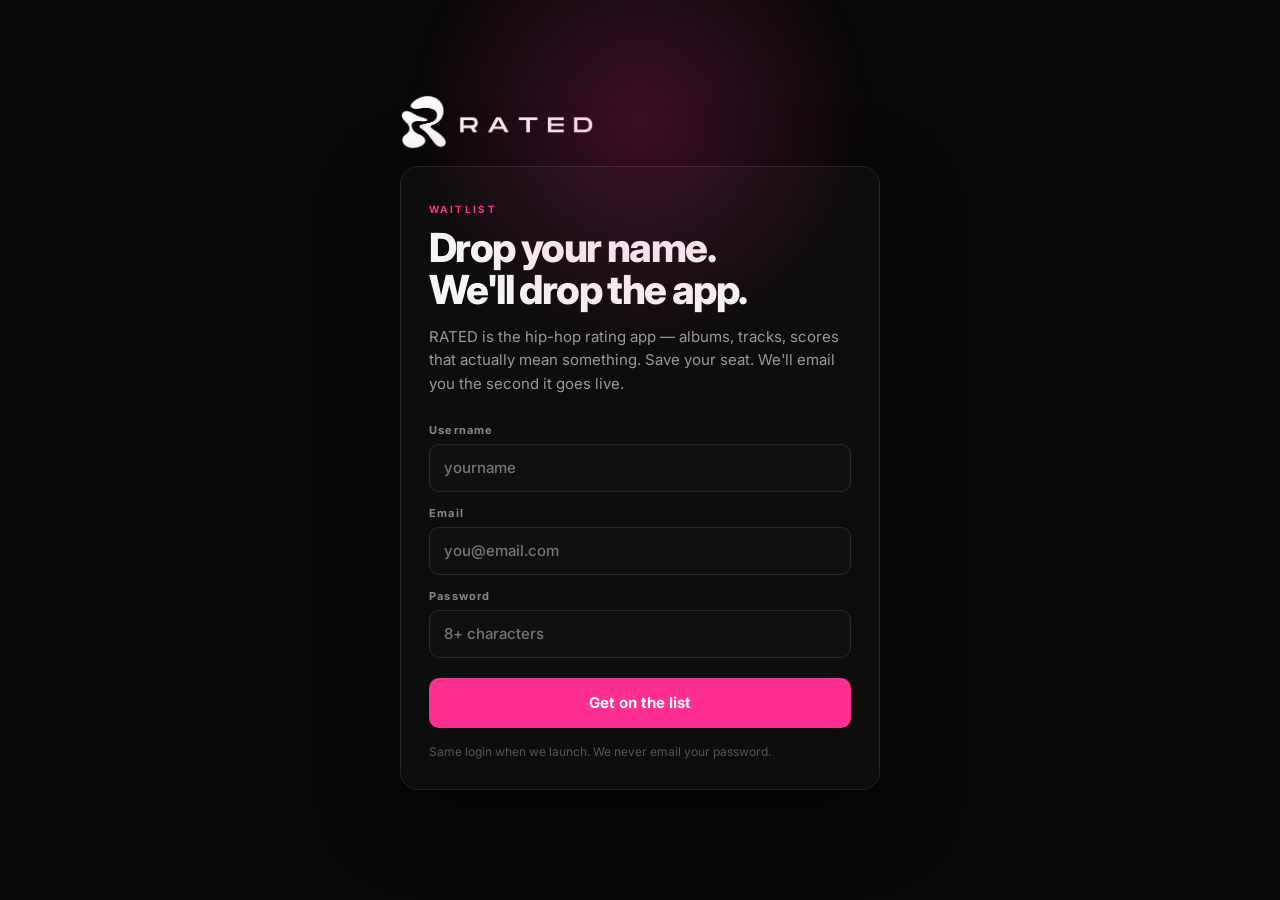
<file: waitlist.html>
<!DOCTYPE html>
<html lang="en">

<head>
    <meta charset="UTF-8">
    <meta
        name="viewport"
        content="width=device-width, initial-scale=1, viewport-fit=cover"
    >
    <meta name="theme-color" content="#080808">
    <meta name="color-scheme" content="dark">
    <title>RATED — Get on the list</title>
    <meta
        name="description"
        content="RATED is coming. Save your name. We'll tap you in when the app drops."
    >
    <meta property="og:title" content="RATED — Get on the list">
    <meta
        property="og:description"
        content="The hip-hop rating app. Join the waitlist. We'll hit your inbox at launch."
    >
    <meta property="og:type" content="website">
    <meta name="twitter:card" content="summary">
    <meta name="twitter:title" content="RATED — Get on the list">
    <meta
        name="twitter:description"
        content="The hip-hop rating app. Join the waitlist. We'll hit your inbox at launch."
    >
    <link rel="icon" type="image/png" href="assets/rated-icon-light.png?v=44">
    <link rel="apple-touch-icon" href="assets/rated-icon-light.png?v=44">
    <link rel="preconnect" href="https://fonts.googleapis.com">
    <link
        rel="preconnect"
        href="https://fonts.gstatic.com"
        crossorigin
    >
    <link
        href="https://fonts.googleapis.com/css2?family=Inter:wght@400;500;600;700;800&display=swap"
        rel="stylesheet"
    >
    <link rel="stylesheet" href="css/waitlist.css">
</head>

<body>
    <div class="glow" aria-hidden="true"></div>

    <main class="shell">
        <p class="brand">
            <img src="assets/rated-wordmark-light.png?v=44" alt="RATED">
        </p>

        <section id="signupCard" class="card">
            <p class="kicker">WAITLIST</p>
            <h1>Drop your name.<br>We'll drop the app.</h1>
            <p class="lead">
                RATED is the hip-hop rating app — albums, tracks, scores that actually mean something.
                Save your seat. We'll email you the second it goes live.
            </p>
            <p id="socialProof" class="proof" hidden></p>

            <form id="waitlistForm" novalidate>
                <label>
                    Username
                    <input
                        id="username"
                        name="username"
                        type="text"
                        autocomplete="username"
                        maxlength="30"
                        required
                        placeholder="yourname"
                    >
                </label>
                <label>
                    Email
                    <input
                        id="email"
                        name="email"
                        type="email"
                        autocomplete="email"
                        required
                        placeholder="you@email.com"
                    >
                </label>
                <label>
                    Password
                    <input
                        id="password"
                        name="password"
                        type="password"
                        autocomplete="new-password"
                        minlength="8"
                        required
                        placeholder="8+ characters"
                    >
                </label>
                <p id="formError" class="error" hidden></p>
                <button id="submitButton" type="submit">
                    Get on the list
                </button>
            </form>

            <p class="fine">
                Same login when we launch. We never email your password.
            </p>
        </section>

        <section id="thanksCard" class="card thanks" hidden>
            <p class="kicker">LOCKED IN</p>
            <h1 id="thanksTitle">You're on the list.</h1>
            <p id="thanksBody" class="lead"></p>
            <p class="stamp">See you at the drop.</p>
        </section>
    </main>

    <script src="js/waitlist.js"></script>
</body>

</html>
</file>
<file: css/waitlist.css>
* {
    box-sizing: border-box;
    margin: 0;
    padding: 0;
}

html,
body {
    min-height: 100%;
}

body {
    font-family: Inter, sans-serif;
    background: #080808;
    color: #f5f5f5;
    -webkit-font-smoothing: antialiased;
}

.glow {
    position: fixed;
    inset: auto;
    width: 480px;
    height: 480px;
    left: 50%;
    top: -120px;
    transform: translateX(-50%);
    background: radial-gradient(circle, rgba(255, 47, 146, 0.22), transparent 68%);
    pointer-events: none;
}

.shell {
    min-height: 100dvh;
    display: flex;
    flex-direction: column;
    justify-content: center;
    padding: 48px 20px 64px;
    max-width: 520px;
    margin: 0 auto;
}

.brand {
    display: flex;
    align-items: center;
    width: auto;
    height: auto;
    overflow: visible;
    margin-bottom: 16px;
}

.brand img {
    display: block;
    height: 56px;
    width: auto;
    max-width: min(80vw, 280px);
    object-fit: contain;
    object-position: left center;
}

.card {
    background: rgba(14, 14, 14, 0.92);
    border: 1px solid #242424;
    border-radius: 18px;
    padding: 36px 28px 28px;
    box-shadow: 0 24px 80px rgba(0, 0, 0, 0.45);
}

.kicker {
    font-size: 10px;
    font-weight: 700;
    letter-spacing: 2.4px;
    color: #ff2f92;
    margin-bottom: 12px;
}

h1 {
    font-size: clamp(28px, 7vw, 40px);
    font-weight: 800;
    letter-spacing: -1.6px;
    line-height: 1.05;
}

.lead {
    margin-top: 14px;
    color: #9a9a9a;
    font-size: 15px;
    line-height: 1.55;
}

.proof {
    margin-top: 16px;
    color: #d7d7d7;
    font-size: 13px;
    font-weight: 600;
}

form {
    display: grid;
    gap: 14px;
    margin-top: 28px;
}

label {
    display: grid;
    gap: 7px;
    font-size: 11px;
    font-weight: 700;
    letter-spacing: 1.2px;
    color: #888;
}

input {
    width: 100%;
    height: 48px;
    border: 1px solid #2a2a2a;
    border-radius: 10px;
    background: #101010;
    color: #fff;
    padding: 0 14px;
    font: 500 15px Inter, sans-serif;
}

input:focus {
    outline: none;
    border-color: #ff2f92;
}

button {
    margin-top: 6px;
    height: 50px;
    border: none;
    border-radius: 10px;
    background: #ff2f92;
    color: #fff;
    font: 700 15px Inter, sans-serif;
    cursor: pointer;
}

button:hover {
    filter: brightness(1.06);
}

button:disabled {
    opacity: 0.6;
    cursor: wait;
}

.error {
    color: #ff6b8a;
    font-size: 13px;
    font-weight: 600;
}

.fine {
    margin-top: 16px;
    color: #555;
    font-size: 12px;
    line-height: 1.4;
}

.thanks {
    text-align: left;
}

.stamp {
    margin-top: 28px;
    font-size: 13px;
    font-weight: 700;
    letter-spacing: 0.4px;
    color: #ff2f92;
}

[hidden] {
    display: none !important;
}
</file>
